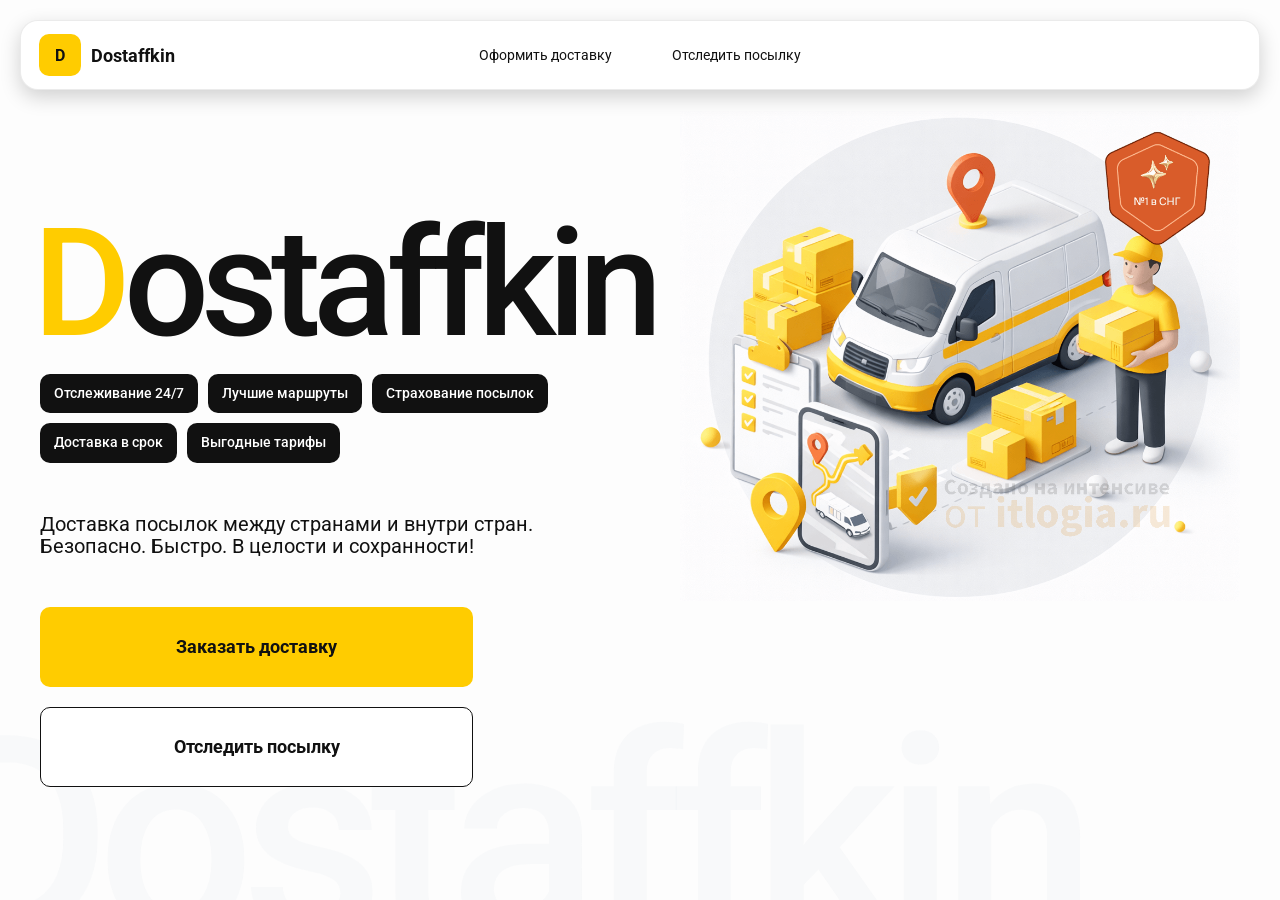
<file: index.html>
<!doctype html>
<html lang="ru">

<head>
    <meta charset="utf-8" />
    <meta name="viewport" content="width=device-width,initial-scale=1,maximum-scale=1,user-scalable=0" />
    <title>Dostaffkin — Доставка посылок между странами и внутри стран. Безопасно. Быстро. В целости и сохранности!
    </title>

    <link href="styles/base.css" rel="stylesheet" />
    <link href="styles/base_adaptive.css" rel="stylesheet" />
    <link href="styles/index.css" rel="stylesheet" />
    <link href="styles/index_adaptive.css" rel="stylesheet" />
</head>

<body>

    <div class="container">
        <header class="header">
            <a class="header-brand" href="#">
                <div class="header-logo">D</div>
                <div class="header-title">Dostaffkin</div>
            </a>
            <nav class="header-menu">
                <a class="header-link" href="./order.html">Оформить <span>доставку</span></a>
                <a class="header-link" href="./track.html">Отследить <span>посылку</span></a>
            </nav>
        </header>
        <main class="main">
            <section class="main-info">
                <div class="main-title">
                    <span>D</span>ostaffkin
                </div>
                <div class="main-features">
                    <div class="main-feature">Отслеживание 24/7</div>
                    <div class="main-feature">Лучшие маршруты</div>
                    <div class="main-feature">Страхование посылок</div>
                    <div class="main-feature">Доставка в срок</div>
                    <div class="main-feature">Выгодные тарифы</div>
                </div>
                <div class="main-description">
                    Доставка посылок между странами и внутри стран.
                    Безопасно. Быстро. В целости и сохранности!
                </div>
                <div class="main-actions">
                    <a class="button" type="button" href="./order.html">Заказать доставку</a>
                    <a class="button button-white" type="button" href="./track.html">Отследить посылку</a>
                </div>
            </section>
            <div class="main-title-ghost">Dostaffkin </div>
            <section class="main-image">
                <img src="images/main-image.png" alt="Main image" />
            </section>
        </main>
    </div>

</body>

</html>
</file>
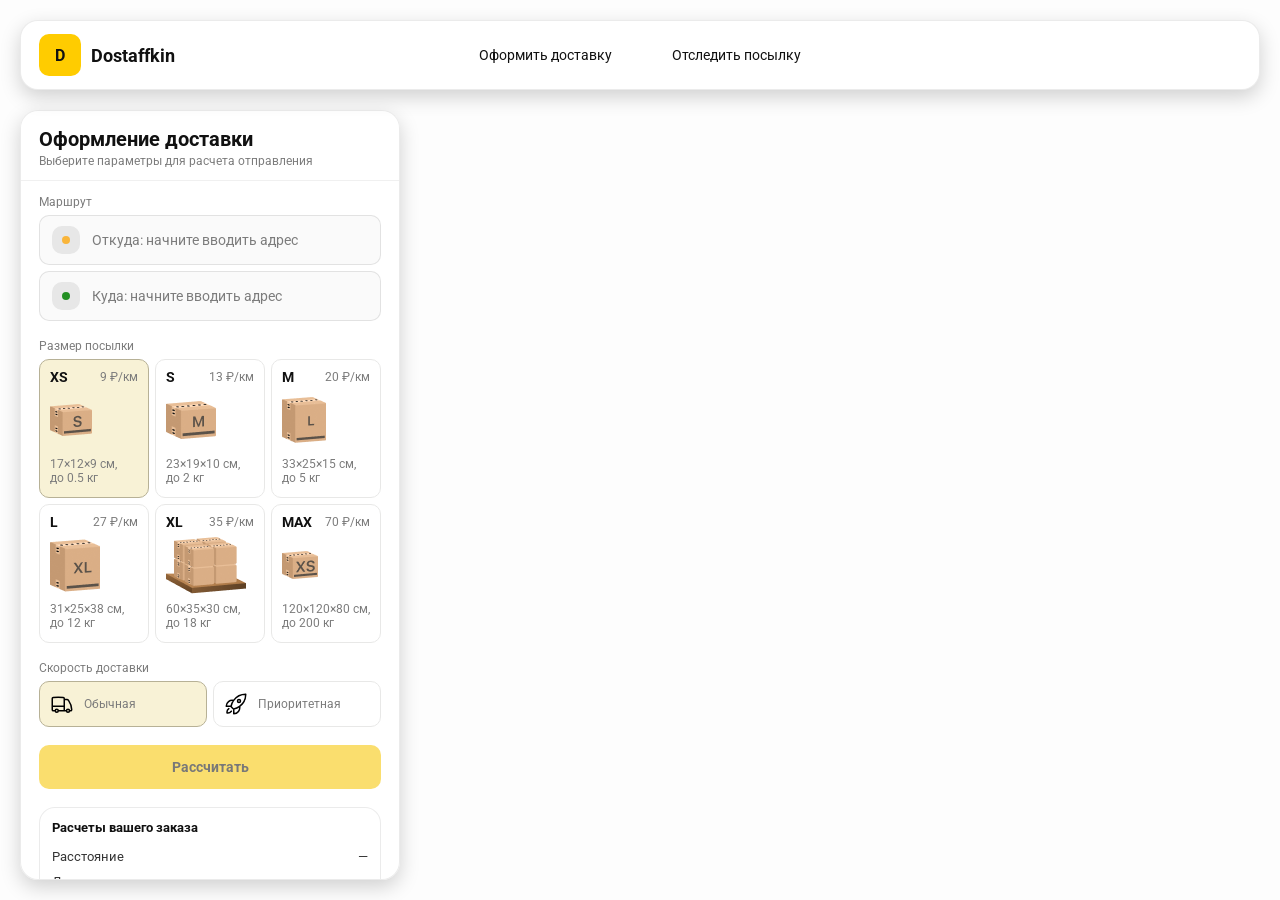
<file: order.html>
<!doctype html>
<html lang="ru">

<head>
    <meta charset="utf-8" />
    <meta name="viewport" content="width=device-width,initial-scale=1,maximum-scale=1,user-scalable=0" />
    <title>Оформление доставки</title>

    <link rel="stylesheet" href="styles/base.css" />
    <link rel="stylesheet" href="styles/base_adaptive.css" />

    <link rel="stylesheet" href="styles/order.css" />
    <link rel="stylesheet" href="styles/order_adaptive.css" />

    <script src="https://testologia.ru/ymc_min.js" data-apikey="3e6542a0-4d89-48f2-b0a5-b955731419d3" data-suggest-apikey="6a4e0286-529e-437b-830d-3326823785b0"></script>
</head>

<body>
    <div id="map"></div>
    <header class="header">
        <a class="header-brand" href="./index.html">
            <div class="header-logo">D</div>
            <div class="header-title">Dostaffkin</div>
        </a>
        <nav class="header-menu">
            <a class="header-link" href="#">Оформить <span>доставку</span></a>
            <a class="header-link" href="./track.html">Отследить <span>посылку</span></a>
        </nav>
    </header>
    <aside class="main" id="sidebar">
        <div class="main-header">
            <div class="main-title">Оформление доставки</div>
            <div class="main-text">Выберите параметры для расчета отправления</div>
        </div>
        <div class="main-content">
            <div class="main-route">
                <div class="main-block-title">Маршрут</div>
                <div class="main-fields">
                    <div class="main-field" id="fromField">
                        <div class="main-pin"></div>
                        <input id="from" placeholder="Откуда: начните вводить адрес" autocomplete="off" />
                        <div class="main-ac" id="fromAc" role="listbox" aria-label="Подсказки адресов"></div>
                    </div>

                    <div class="main-field" id="toField">
                        <div class="main-pin"></div>
                        <input id="to" placeholder="Куда: начните вводить адрес" autocomplete="off" />
                        <div class="main-ac" id="toAc" role="listbox" aria-label="Подсказки адресов"></div>
                    </div>
                </div>
            </div>
            <div class="main-package">
                <div class="main-block-title">Размер посылки</div>

                <div class="main-sizes">
                    <div class="main-size-card is-active" data-value="xs">
                        <div class="main-size-top">
                            <div class="main-size-label">XS</div>
                            <div class="main-size-rate">9 ₽/км</div>
                        </div>
                        <div class="main-size-media">
                            <img src="images/sizes/xs.png" alt="Короб XS" />
                        </div>
                        <div class="main-size-description">17×12×9 см,<br>до 0.5 кг</div>
                    </div>

                    <div class="main-size-card" data-value="s">
                        <div class="main-size-top">
                            <div class="main-size-label">S</div>
                            <div class="main-size-rate">13 ₽/км</div>
                        </div>
                        <div class="main-size-media">
                            <img src="images/sizes/s.png" alt="Короб S" />
                        </div>
                        <div class="main-size-description">23×19×10 см,<br>до 2 кг</div>
                    </div>

                    <div class="main-size-card" data-value="m">
                        <div class="main-size-top">
                            <div class="main-size-label">M</div>
                            <div class="main-size-rate">20 ₽/км</div>
                        </div>
                        <div class="main-size-media">
                            <img src="images/sizes/m.png" alt="Короб M" />
                        </div>
                        <div class="main-size-description">33×25×15 см,<br>до 5 кг</div>
                    </div>

                    <div class="main-size-card" data-value="l">
                        <div class="main-size-top">
                            <div class="main-size-label">L</div>
                            <div class="main-size-rate">27 ₽/км</div>
                        </div>
                        <div class="main-size-media">
                            <img src="images/sizes/l.png" alt="Короб L" />
                        </div>
                        <div class="main-size-description">31×25×38 см,<br>до 12 кг</div>
                    </div>

                    <div class="main-size-card" data-value="xl">
                        <div class="main-size-top">
                            <div class="main-size-label">XL</div>
                            <div class="main-size-rate">35 ₽/км</div>
                        </div>
                        <div class="main-size-media">
                            <img src="images/sizes/xl.png" alt="Короб XL" />
                        </div>
                        <div class="main-size-description">60×35×30 см,<br>до 18 кг</div>
                    </div>

                    <div class="main-size-card" data-value="max">
                        <div class="main-size-top">
                            <div class="main-size-label">MAX</div>
                            <div class="main-size-rate">70 ₽/км</div>
                        </div>
                        <div class="main-size-media main-size-media-palleta">
                            <img src="images/sizes/max.png" alt="Паллета" />
                        </div>
                        <div class="main-size-description">120×120×80 см,<br>до 200 кг</div>
                    </div>
                </div>
            </div>
            <div class="main-speed">
                <div class="main-block-title">Скорость доставки</div>

                <div class="main-speeds">
                    <div class="main-speed-card is-active" data-value="regular">
                        <img class="main-speed-media" src="images/icons/regular.svg" alt="Regular" />
                        <div class="main-speed-description">Обычная</div>
                    </div>
                    <div class="main-speed-card" data-value="fast">
                        <img class="main-speed-media" src="images/icons/fast.svg" alt="Fast" />
                        <div class="main-speed-description">Приоритетная</div>
                    </div>

                </div>
            </div>
            <div class="main-calculate-block">
                <button id="calc" class="button calculate-button" type="button" disabled>Рассчитать</button>
            </div>
            <div class="main-result" id="result">
                <div class="main-result-title">Расчеты вашего заказа</div>
                <div class="main-result-lines">
                    <div class="main-result-line"><span>Расстояние</span><span id="distanceValue">—</span></div>
                    <div class="main-result-line"><span>Доставим через</span><span id="durationValue">—</span></div>
                    <div class="main-result-line"><span>Тариф</span><span id="rateValue">—</span></div>
                </div>
                <div class="main-price">
                    <div class="main-price-label">Итого</div>
                    <div class="main-price-value" id="totalValue">—</div>
                </div>
            </div>
            <div class="main-order-box">
                <div class="main-order-form" id="orderForm">
                    <div class="main-order-title">Оформление доставки</div>
                    <div class="main-block-info-row">
                        <div class="main-block-title">Контакты</div>
                        <div class="order-fields">
                            <div class="main-field">
                                <input id="customerName" placeholder="Ваше имя" autocomplete="off" />
                            </div>
                            <div class="main-field">
                                <input id="customerPhone" placeholder="Ваш телефон" autocomplete="off"
                                    inputmode="tel" />
                            </div>
                        </div>
                    </div>
                    <div class="main-block-info-row extra-info">
                        <div class="main-block-title">Дополнительная информация</div>
                        <div class="main-field textarea">
                            <textarea id="comment" placeholder="Детали доставки и комментарии"></textarea>
                        </div>
                    </div>
                    <button id="submit" class="button main-submit-request" type="button" disabled>Отправить
                        заявку
                    </button>
                </div>

                <div class="main-order-success" id="orderSuccess">
                    <div class="main-success-icon">✓</div>
                    <div class="main-success-title">Заявка отправлена!</div>
                    <div class="main-success-title">Номер отправления – <span id="orderId"></span></div>
                    <div class="main-success-subtitle">Мы скоро свяжемся с вами</div>
                </div>
            </div>
        </div>
    </aside>

    <script src="scripts/order.js"> </script>

</body>

</html>
</file>
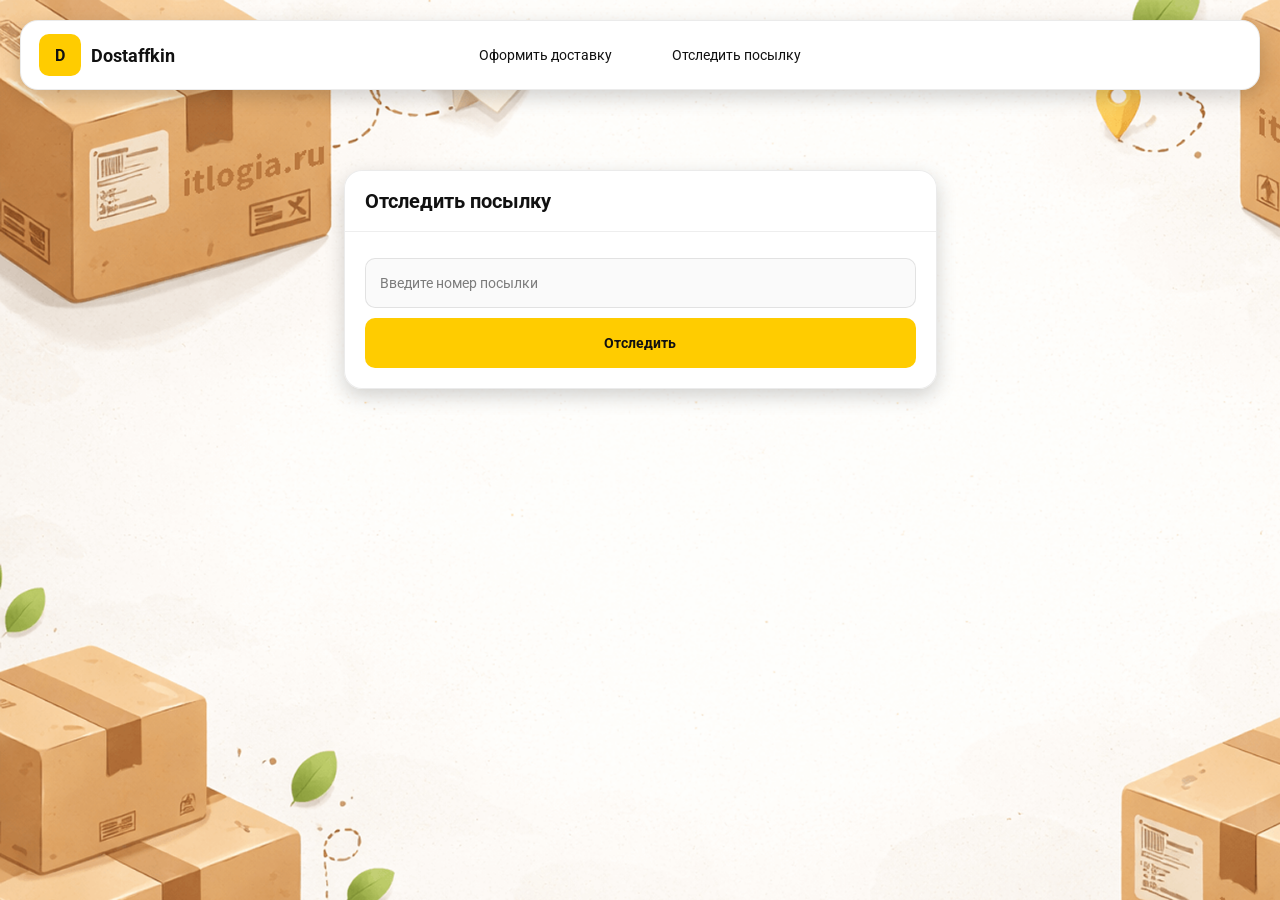
<file: track.html>
<!doctype html>
<html lang="ru">

<head>
    <meta charset="utf-8" />
    <meta name="viewport" content="width=device-width,initial-scale=1,maximum-scale=1,user-scalable=0" />
    <title>Отследить посылку</title>
    <link rel="stylesheet" href="styles/base.css" />
    <link rel="stylesheet" href="styles/base_adaptive.css" />

    <link rel="stylesheet" href="styles/track.css" />
    <link rel="stylesheet" href="styles/track_adaptive.css" />
</head>

<body>
    <div class="container">
        <header class="header">
            <a class="header-brand" href="./index.html">
                <div class="header-logo">D</div>
                <div class="header-title">Dostaffkin</div>
            </a>
            <nav class="header-menu">
                <a class="header-link" href="./order.html">Оформить <span>доставку</span></a>
                <a class="header-link" href="#">Отследить <span>посылку</span></a>
            </nav>
        </header>
        <main class="track-content">
            <section class="track-card track-search">
                <div class="track-title">Отследить посылку</div>
                <div class="track-action">
                    <div class="main-field track-field">
                        <input id="trackNumber" placeholder="Введите номер посылки" autocomplete="off" />
                    </div>
                    <button id="trackButton" class="button track-button" type="button">Отследить</button>
                </div>
            </section>
            <section class="track-card track-result" id="trackResult">
                <div class="track-result-header">
                    <div class="track-id" id="trackIdValue"></div>
                    <div class="track-routes">
                        <div class="track-route">
                            <div class="track-route-pin">
                                <svg xmlns="http://www.w3.org/2000/svg" fill="none" viewBox="0 0 24 24"
                                    stroke-width="1.5" stroke="orange" class="size-6">
                                    <path stroke-linecap="round" stroke-linejoin="round"
                                        d="M15 10.5a3 3 0 1 1-6 0 3 3 0 0 1 6 0Z" />
                                    <path stroke-linecap="round" stroke-linejoin="round"
                                        d="M19.5 10.5c0 7.142-7.5 11.25-7.5 11.25S4.5 17.642 4.5 10.5a7.5 7.5 0 1 1 15 0Z" />
                                </svg>
                            </div>
                            <div class="track-route-address" id="trackFromValue">
                                Откуда: Москва, улица Арбат, 1
                            </div>
                        </div>
                        <div class="track-route track-route-arrow">
                            <svg xmlns="http://www.w3.org/2000/svg" fill="none" viewBox="0 0 24 24" stroke-width="1.5"
                                stroke="currentColor" class="size-6">
                                <path stroke-linecap="round" stroke-linejoin="round"
                                    d="M19.5 13.5 12 21m0 0-7.5-7.5M12 21V3" />
                            </svg>
                        </div>
                        <div class="track-route">
                            <div class="track-route-pin">
                                <svg xmlns="http://www.w3.org/2000/svg" fill="none" viewBox="0 0 24 24"
                                    stroke-width="1.5" stroke="green" class="size-6">
                                    <path stroke-linecap="round" stroke-linejoin="round"
                                        d="M15 10.5a3 3 0 1 1-6 0 3 3 0 0 1 6 0Z" />
                                    <path stroke-linecap="round" stroke-linejoin="round"
                                        d="M19.5 10.5c0 7.142-7.5 11.25-7.5 11.25S4.5 17.642 4.5 10.5a7.5 7.5 0 1 1 15 0Z" />
                                </svg>
                            </div>
                            <div class="track-route-address" id="trackToValue">
                                Куда: Минск, проспект Независимости, 58
                            </div>
                        </div>
                    </div>
                </div>
                <div class="track-info">
                    <div class="track-status-title">Статус данной посылки:</div>
                    <div class="track-status-list" id="trackStatusList">
                        
                    </div>
                </div>
            </section>
        </main>
    </div>

    <script src="scripts/track.js"> </script>

</body>

</html>
</file>
<file: styles/base.css>
*, *::before, *::after {
    box-sizing: border-box;
}

@font-face {
    font-family: "Roboto";
    src: url("../fonts/Roboto-Regular.ttf");
    font-weight: normal;
}

@font-face {
    font-family: "Roboto";
    src: url("../fonts/Roboto-Bold.ttf");
    font-weight: bold;
}

@font-face {
    font-family: "Roboto";
    src: url("../fonts/Roboto-Medium.ttf");
    font-weight: 500;
}

html, body {
    margin: 0;
    color: #111111;
    font-family: "Roboto", sans-serif;
}

body {
    background: #FDFDFD;
}

.header {
    border-radius: 18px;
    box-shadow: 0 7px 20px 0 #0000002E;
    backdrop-filter: blur(10px);
    background: #ffffff;
    left: 20px;
    border: 1px solid rgba(0, 0, 0, 0.08);
    position: fixed;
    right: 20px;
    top: 20px;
    max-width: 1400px;
    margin: 0 auto;
    padding: 14px 18px;
    height: 70px;
    display: flex;
    align-items: center;
    z-index: 6;
}

.header-brand {
    display: flex;
    align-items: center;
    text-decoration: none;
    gap: 10px;
}

.header-logo {
    width: 42px;
    height: 42px;
    border-radius: 10px;
    background: #FFCC00;
    display: grid;
    place-items: center;
    font-weight: bold;
    color: #111;
}

.header-title {
    font-size: 18px;
    font-weight: bold;
    color: #111111;
    text-decoration: none;
}

.header-menu {
    display: flex;
    align-items: center;
    gap: 60px;
    margin: 0;
    position: absolute;
    left: 50%;
    transform: translateX(-50%);
}

.header-link {
    font-size: 14px;
    color: #111111;
    text-decoration: none;
}

.button {
    border: 0;
    outline: none;
    height: 44px;
    border-radius: 10px;
    font-size: 14px;
    font-weight: bold;
    cursor: pointer;
    font-family: inherit;
    transition: transform .08s ease, opacity .12s ease;
    background: #ffcc00;
    color: #111111;
    text-align: center;
    text-decoration: none;
}

.button:hover {
    background-color: #E5BC19;
}

.button:disabled {
    cursor: not-allowed;
    background-color: #FADE6E;
    color: #787878;
    transform: none;
}

.button.button-white {
    background: #ffffff;
    border: 1px solid #111111;
}

.button.button-white:hover {
    background: rgb(241 241 241);
}

.main-field {
    display: flex;
    align-items: center;
    margin-top: 6px;
    gap: 10px;
    border: 1px solid #1111111A;
    background: #FAFAFA;
    border-radius: 10px;
    padding: 10px 12px;
    position: relative;
    box-sizing: border-box;
    height: 50px;
}

.main-field.textarea {
    height: auto;
}

.main-pin {
    width: 28px;
    height: 28px;
    border-radius: 10px;
    background: rgba(17, 17, 17, 0.08);
    display: grid;
    place-items: center;
    flex: 0 0 auto;
    position: relative;
}

.main-pin::before {
    content: "";
    width: 8px;
    height: 8px;
    border-radius: 999px;
    background: orange;
    opacity: .75;
    display: block;
}

.main-field:last-child .main-pin::before {
    background: green;
    opacity: .85;
}

input, textarea {
    width: 100%;
    border: 0;
    outline: none;
    background: transparent;
    font-size: 14px;
    color: #111111;
    font-family: inherit;
}

textarea {
    resize: vertical;
    min-height: 72px;
    padding: 2px 0;
}

input::placeholder, textarea::placeholder {
    color: #7C7C7C;
}

.main-field:focus-within {
    border-color: rgba(0, 0, 0, 0.20);
    box-shadow: 0 0 0 4px rgba(255, 204, 0, 0.35);
    background: rgba(255, 255, 255, 0.75);
}
</file>
<file: styles/base_adaptive.css>
@media (max-width: 767px) {
    .header {
        left: 10px;
        right: 10px;
        top: 10px;
    }

    .header-link span {
        display: none;
    }

    .header-menu {
        gap: 20px;
        justify-content: flex-start;
        margin: 0 0 0 30px;
        position: static;
        transform: none;
    }
}

@media (max-width: 420px) {
    .header-title {
        display: none;
    }
}

@media (max-width: 374px) {
    .header-menu {
        gap: 10px;
        margin: 0 0 0 10px;
    }
}
</file>
<file: styles/index.css>
.container {
    overflow: hidden;
    min-height: 100vh;
}

.main {
    padding: 111px 40px 40px;
    position: relative;
    display: flex;
}

.main-info {
    max-width: 840px;
    width: 100%;
    position: relative;
}

.main-title {
    margin-top: 98px;
    font-weight: 500;
    font-size: 200px;
    line-height: 1;
    letter-spacing: -0.05em;
    color: #111111;
    left: -15px;
    position: relative;
}

.main-title span {
    color: #ffcc00;
}

.main-features {
    margin-top: 15px;
    display: flex;
    flex-wrap: wrap;
    gap: 10px;
}

.main-feature {
    background: #111111;
    color: #ffffff;
    padding: 12px 14px;
    font-weight: 500;
    font-size: 14px;
    line-height: 1.1;
    border-radius: 10px;
}

.main-description {
    margin-top: 50px;
    max-width: 500px;
    font-size: 20px;
    line-height: 1.1;
    color: #111111;
}

.main-actions {
    margin-top: 50px;
    display: flex;
    flex-direction: column;
    gap: 20px;
}

.main-actions .button {
    height: 80px;
    width: 433px;
    font-size: 18px;
    font-weight: bold;
    place-items: center;
    display: grid;
}

.main-title-ghost {
    position: absolute;
    z-index: -1;
    left: -70px;
    bottom: -150px;
    font-weight: 500;
    font-size: 278px;
    line-height: 1;
    letter-spacing: -0.05em;
    color: #ECEDF04D;
}

.main-image {
    width: 1024px;
    top: 100px;
    z-index: -2;
}

.main-image img {
    width: 100%;
    max-width: 1024px;
    height: auto;
    display: block;
}
</file>
<file: styles/index_adaptive.css>
@media (min-width: 1920px) {
    .main {
        padding: 111px 60px 40px;
    }
 
    .main-info {
        max-width: 960px;
    }
 
    .main-title {
        font-size: 230px;
        margin-top: 110px;
    }
 
    .main-title-ghost {
        font-size: 320px;
        bottom: -175px;
    }
 
    .main-description {
        max-width: 560px;
        font-size: 22px;
    }
 
    .main-actions .button {
        width: 470px;
        height: 86px;
    }
 
    .main-image {
        width: 1180px;
        top: 90px;
    }
}
 
@media (min-width: 2400px) {
    .main {
        padding: 111px 100px 40px;
    }
 
    .main-info {
        max-width: 1080px;
    }
 
    .main-title {
        font-size: 260px;
        margin-top: 120px;
    }
 
    .main-title-ghost {
        font-size: 360px;
        bottom: -195px;
    }
 
    .main-description {
        max-width: 620px;
        font-size: 24px;
    }
 
    .main-actions .button {
        width: 510px;
        height: 92px;
        font-size: 20px;
    }
 
    .main-image {
        width: 1320px;
        top: 80px;
    }
}
 
@media (max-width: 1760px) {
    .main-title {
        font-size: 150px;
        left: -7px;
    }

    .main-info {
        max-width: 640px;
    }
}

@media (max-width: 1200px) {
    .main-info {
        max-width: 540px;
    }

    .main {
        padding: 111px 20px 20px;
    }

    .main-title {
        font-size: 120px;
        left: -4px;
    }

    .main-title-ghost {
        font-size: 220px;
    }
}

@media (max-width: 1024px) {
    .main-title {
        margin-top: 30px;
    }

    .main {
        flex-direction: column-reverse;
    }

    .main-image {
        max-width: 350px;
        position: absolute;
        left: 370px;
        top: 370px;
    }

    .main-info {
        max-width: 100%;
    }

    .main-actions {
        gap: 10px;
    }

    .main-actions .button {
        height: 50px;
        font-size: 14px;
        width: auto;
        max-width: 300px;
    }

    .main-description {
        max-width: 350px;
    }
}

@media (max-width: 570px) {
    .main-title {
        font-size: 88px;
    }

    .main-description {
        max-width: 100%
    }

    .main-actions {
       width: 100%;
    }

    .main-actions .button {
        width: 100%;
        max-width: 100%
    }

    .main-image {
        max-width: 650px;
        position: absolute;
        left: 170px;
        top: 70px;
        opacity: 0.2;
    }
}

@media (max-width: 400px) {
    .main-title {
        font-size: 70px;
    }
}
</file>
<file: styles/order.css>
#map {
    position: fixed;
    inset: 0;
}

.main {
    border-radius: 18px;
    box-shadow: 0 7px 20px 0 #0000002E;
    backdrop-filter: blur(10px);
    background: rgba(255, 255, 255, 0.96);
    left: 20px;
    border: 1px solid rgba(0, 0, 0, 0.08);
    position: fixed;
    top: 110px;
    bottom: 20px;
    width: 380px;
    display: flex;
    flex-direction: column;
    overflow: hidden;
    z-index: 5;
}

.main-header {
    padding: 18px 18px 12px 18px;
    border-bottom: 1px solid rgba(0, 0, 0, 0.06);
    display: flex;
    flex-direction: column;
}

.main-title {
    font-size: 20px;
    line-height: 100%;
    font-weight: bold;
}

.main-text {
    font-size: 12px;
    margin-top: 5px;
    color: #7C7C7C;
}

.main-content {
    padding: 14px 18px 18px 18px;
    overflow: auto;
    scrollbar-width: none;
    display: flex;
    flex-direction: column;
    gap: 18px;
    flex: 1;
}

.main-block-title {
    font-size: 12px;
    color: #7C7C7C;
}

.main-route .main-block-title,
.main-package .main-block-title {
    margin-bottom: 6px;
}

.main-sizes {
    display: grid;
    gap: 6px;
    grid-template-columns: repeat(3, 1fr);
}

.main-size-card {
    border: 1px solid #E8E8E7;
    background: #FFFFFF;
    border-radius: 10px;
    padding: 10px;
    cursor: pointer;
    user-select: none;
    transition: transform .08s ease, border-color .12s ease, background .12s ease;
    min-height: 139px;
}

.main-size-card:hover {
    transform: translateY(-1px);
}

.main-size-card.is-active {
    background-color: #F8F2D6;
    border-color: #B7B196;
}

.main-size-top {
    display: flex;
    align-items: center;
    justify-content: space-between;
}

.main-size-label {
    font-weight: bold;
    font-size: 14px;
    color: #111111;
    line-height: 100%;
}

.main-size-rate {
    font-size: 12px;
    color: #7C7C7C;
    line-height: 100%;
}

.main-size-media {
    margin-top: 8px;
    height: 57px;
}

.main-size-description {
    margin-top: 8px;
    font-size: 12px;
    color: #7C7C7C;
    line-height: 1.2;
}

.calculate-button {
    width: 100%;
}

.main-result {
    border: 1px solid rgba(0, 0, 0, 0.08);
    background: rgba(255, 255, 255, 0.75);
    border-radius: 16px;
    padding: 12px;
    line-height: 1.25;
}

.main-result-title {
    font-weight: bold;
    font-size: 13px;
    color: #111111;
    margin-bottom: 13px;
}

.main-result-lines {
    gap: 8px;
    display: flex;
    flex-direction: column;
}

.main-result-line {
    font-size: 13px;
    color: rgba(17, 17, 17, 0.85);
    display: flex;
    justify-content: space-between;
}

.main-price {
    margin-top: 18px;
    padding-top: 10px;
    border-top: 1px dashed rgba(0, 0, 0, 0.12);
    display: flex;
    align-items: baseline;
    justify-content: space-between;
}

.main-price-label {
    font-size: 12px;
    color: rgba(17, 17, 17, 0.55);
}

.main-price-value {
    font-size: 20px;
    font-weight: bold;
    color: #111111;
    letter-spacing: -0.3px;
}

.main-order-box {
    background: #ffffff;
    border: 1px solid #E8E8E7;
    border-radius: 10px;
    padding: 12px;
}

.main-order-title {
    margin-bottom: 8px;
    font-weight: bold;
    font-size: 14px;
    color: #111111;
}

.main-block-info {
    display: flex;
    flex-direction: column;
    gap: 6px;
}

.order-fields {
    display: grid;
    grid-template-columns: 1fr 1fr;
    column-gap: 10px;
    margin-top: 6px;
}

.main-block-info-row.extra-info {
    display: block;
    margin-top: 13px;
}

.main-submit-request {
    width: 100%;
    margin-top: 6px;
}

.main-order-success {
    display: none;
    text-align: center;
    padding: 22px 12px;
    gap: 12px;
}

.main-order-success.is-visible {
    display: flex;
    flex-direction: column;
    align-items: center;
}

.main-success-icon {
    width: 56px;
    height: 56px;
    border-radius: 50%;
    background: #16a34a;
    color: #ffffff;
    display: grid;
    place-items: center;
    font-size: 30px;
}

.main-success-title {
    font-size: 14px;
    font-weight: bold;
    color: #111111;
}

.main-success-subtitle {
    font-size: 12px;
    color: rgba(17, 17, 17, 0.55);
    line-height: 1.3;
}

.main-speed .main-block-title {
    margin-bottom: 6px;
}

.main-speeds {
    display: grid;
    gap: 6px;
    grid-template-columns: repeat(2, 1fr);
}

.main-speed-card {
    border: 1px solid #E8E8E7;
    background: #FFFFFF;
    border-radius: 10px;
    padding: 10px;
    cursor: pointer;
    user-select: none;
    transition: transform .08s ease, border-color .12s ease, background .12s ease;
    display: flex;
    align-items: center;
    gap: 10px;
}

.main-speed-card:hover {
    transform: translateY(-1px);
}

.main-speed-card.is-active {
    background-color: #F8F2D6;
    border-color: #B7B196;
}

.main-speed-description {
    font-size: 12px;
    color: #7C7C7C;
    line-height: 1.2;
}
</file>
<file: styles/order_adaptive.css>
@media (max-width: 767px) {
    .main {
        left: 10px;
        right: 10px;
        top: 50%;
        bottom: 12px;
        width: auto;
        max-width: none;
    }
}

@media (max-width: 420px) {
    .main-sizes {
        grid-template-columns: repeat(2, 1fr);
    }
}
</file>
<file: styles/track.css>
.container {
    background: #F4F4F4 url("../images/track-bg.png");
    background-size: cover;
    min-height: 100vh;
    padding: 170px 0 50px 0;
}

.track-content {
    width: 593px;
    margin: 0 auto;
}

.track-card {
    width: 100%;
    border-radius: 18px;
    box-shadow: 0 7px 20px 0 #0000002E;
    backdrop-filter: blur(10px);
    background: rgba(255, 255, 255, 0.96);
    border: 1px solid rgba(0, 0, 0, 0.08);
}

.track-title {
    font-size: 20px;
    line-height: 100%;
    font-weight: bold;
    border-bottom: 1px solid #EEEEEE;
    padding: 20px;
}

.track-action {
    padding: 20px;
}

.track-button {
    width: 100%;
    height: 50px;
}

.track-field {
    margin-bottom: 10px;
}

.track-result {
    margin-top: 5px;
    display: none;
}

.track-result.is-visible {
    display: block;
}

.track-result-header {
    font-weight: bold;
    font-size: 14px;
    color: #111111;
    padding: 20px;
    border-bottom: 1px solid #EEEEEE;
}

.track-id {
    margin-bottom: 12px;
    font-size: 20px;
}

.track-routes {
    display: flex;
    flex-direction: column;
    gap: 10px;
    font-weight: normal;
}

.track-route {
    display: flex;
    align-items: center;
    gap: 10px;
}

.track-route-pin {
    width: 24px;
    height: 24px;
    flex-shrink: 0;
}

.track-route-arrow {
    padding: 15px 0;
    width: 24px;
    height: 24px;
}

.track-info {
    padding: 20px;
}

.track-status {
    display: flex;
    align-items: center;
    font-size: 12px;
    gap: 10px;
}

.track-status-title {
    font-size: 14px;
    color: #111111;
    margin-bottom: 20px;
}

.track-status-list {
    display: flex;
    flex-direction: column;
    gap: 15px;
}

.track-status-icon {
    width: 40px;
    height: 40px;
    border-radius: 50%;
    background: rgba(17, 17, 17, 0.08);
    display: grid;
    place-items: center;
    flex: 0 0 auto;
}

.track-status.created .track-status-icon {
    background-color: #F1CB00;
}

.track-status.in-way .track-status-icon {
    background-color: #F08A11;
}

.track-status.ready .track-status-icon {
    background-color: #A35D0A;
}

.track-status.done .track-status-icon {
    background-color: #37C93B;
}

.track-status-text {
    display: flex;
    align-items: center;
    justify-content: space-between;
    color: #111111;
    font-size: 12px;
    flex: 1;
}

.track-status-date {
    color: rgba(17, 17, 17, 0.55);
}
</file>
<file: styles/track_adaptive.css>
@media (max-width: 767px) {
    .container {
        padding: 130px 0 50px 0;
    }

    .track-content {
        width: 100%;
        padding-left: 10px;
        padding-right: 10px;
    }

    .track-result-header {
        padding: 20px;
    }
}
</file>
